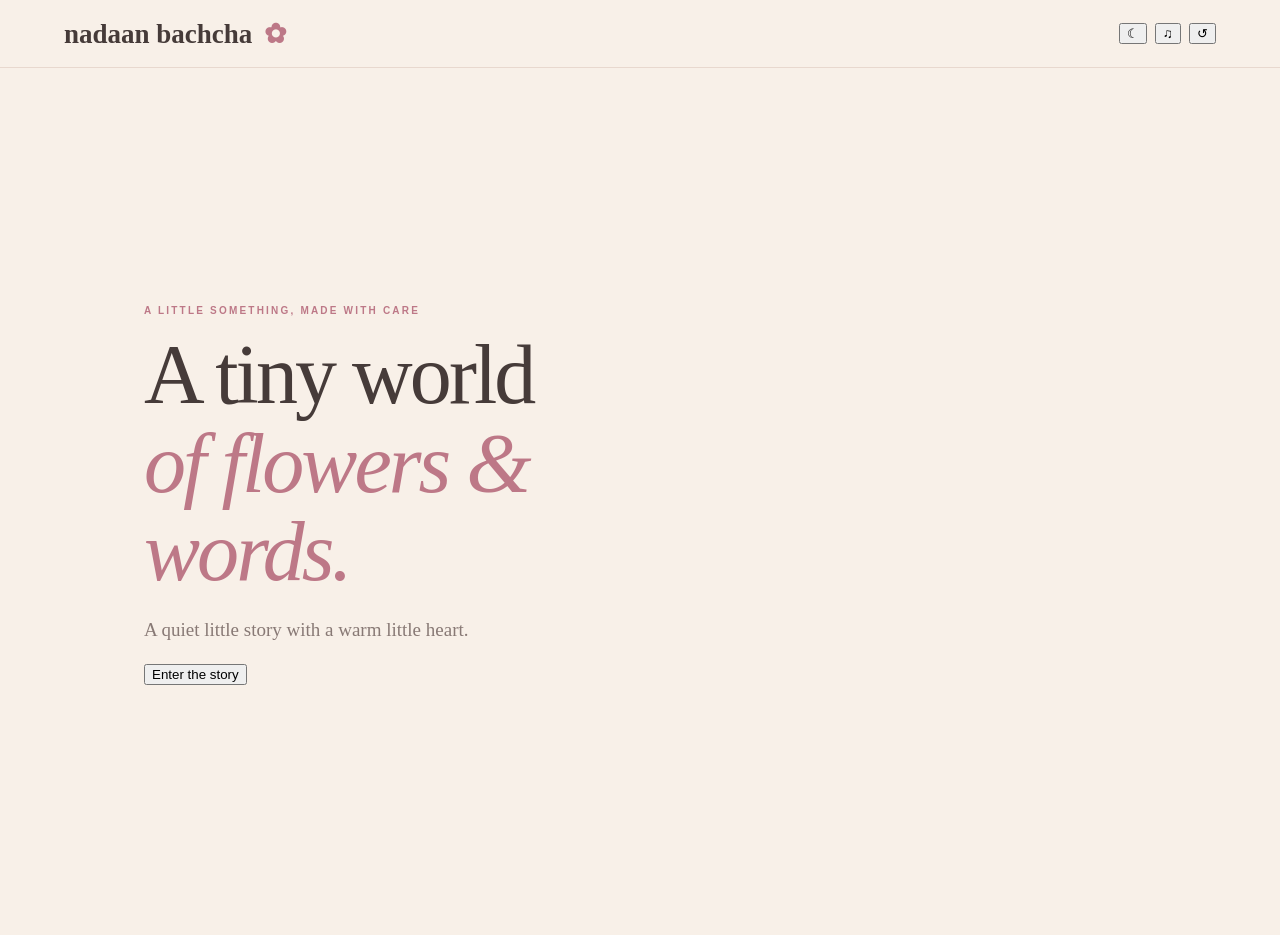
<file: index.html>
<!doctype html>
<html lang="en">
  <head>
    <meta charset="utf-8">
    <meta name="viewport" content="width=device-width,initial-scale=1,viewport-fit=cover">
    <meta name="theme-color" content="#f8f0e8">
    <title>Nadaan Bachcha</title>
    <link rel="stylesheet" href="./static/css/style.css">
    <style>
      html, body { margin: 0; min-height: 100%; }
      body { background: #f8f0e8; }
      #app { min-height: 100vh; }
    </style>
  </head>
  <body>
    <div id="app"></div>
    <script>
      fetch('./templates/site.html')
        .then((response) => {
          if (!response.ok) throw new Error('Template not found');
          return response.text();
        })
        .then((html) => {
          document.getElementById('app').innerHTML = html;
        })
        .catch((error) => {
          document.getElementById('app').innerHTML = '<main style="padding:2rem;font-family:sans-serif;color:#463b39;">Unable to load the site template.</main>';
          console.error(error);
        });
    </script>
  </body>
</html>
</file>
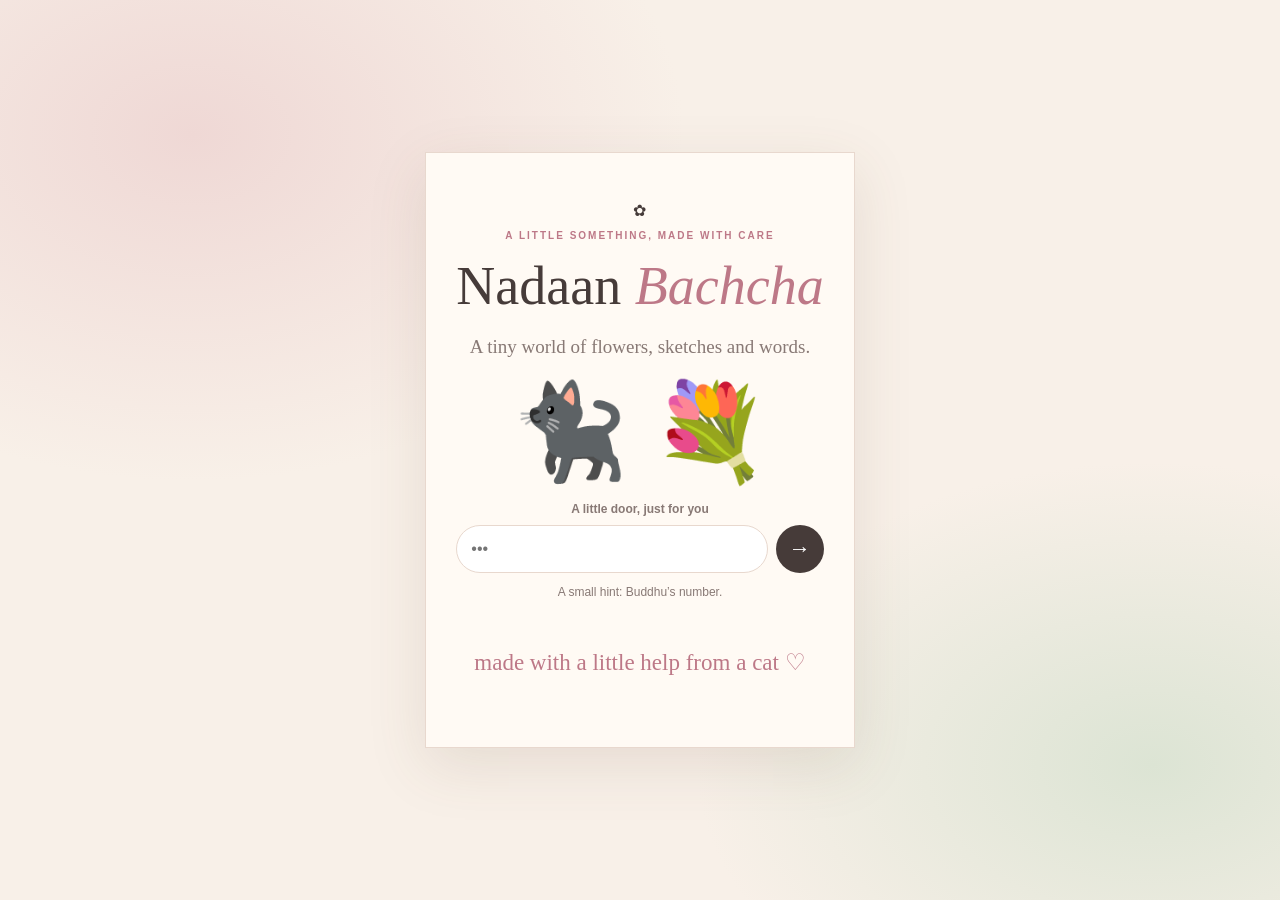
<file: templates/login.html>
<!doctype html>
<html lang="en"><head><meta charset="utf-8"><meta name="viewport" content="width=device-width,initial-scale=1"><meta name="robots" content="noindex,nofollow"><meta name="theme-color" content="#f8f0e8"><title>Nadaan Bachcha · A little door</title><style>
*{box-sizing:border-box}body{margin:0;min-height:100vh;display:grid;place-items:center;padding:20px;background:radial-gradient(ellipse at 15% 15%,#efd8d5 0,transparent 32%),radial-gradient(ellipse at 90% 85%,#dce4d4 0,transparent 28%),#f8f0e8;color:#463b39;font-family:Georgia,serif}.gate-card{width:min(100%,480px);padding:48px 30px;text-align:center;background:#fffaf4;border:1px solid #e8d8ce;box-shadow:0 18px 55px #694d3920;position:relative}.eyebrow{font:700 10px Arial,sans-serif;letter-spacing:.2em;text-transform:uppercase;color:#bd7887}.gate-card h1{font-size:54px;font-weight:400;margin:14px 0}.gate-card h1 em{color:#bd7887}.gate-sub{font-size:19px;color:#887975}.flower{font-size:32px;color:#bd7887}.cat{font-size:94px;margin:15px}.label{display:block;font:700 12px Arial,sans-serif;color:#887975;margin-bottom:9px}.row{display:flex;gap:8px}.row input{flex:1;min-width:0;border:1px solid #e8d8ce;border-radius:30px;padding:14px;font-size:16px}.row button{width:48px;border:0;border-radius:50%;background:#463b39;color:white;font-size:22px}.hint,.error{font:12px Arial,sans-serif;color:#887975}.error{color:#a13f4c;min-height:15px}.hand{font:23px cursive;color:#bd7887}
</style></head>
<body class="gate-body"><main class="gate-wrap"><div class="gate-card"><div class="tiny-flower">✿</div><p class="eyebrow">a little something, made with care</p><h1>Nadaan <em>Bachcha</em></h1><p class="gate-sub">A tiny world of flowers, sketches and words.</p><div class="cat" aria-hidden="true">🐈‍⬛ 💐</div><form id="gateForm"><label class="label" for="password">A little door, just for you</label><div class="row"><input id="password" name="password" type="password" autocomplete="current-password" placeholder="•••" required><button type="submit" aria-label="Open the door">→</button></div><p class="hint">A small hint: Buddhu’s number.</p><p id="error" class="error" role="alert"></p></form><p class="hand">made with a little help from a cat ♡</p></div></main><script>
const form=document.getElementById('gateForm');form.addEventListener('submit',async e=>{e.preventDefault();const b=form.querySelector('button');b.disabled=true;try{const r=await fetch('/login',{method:'POST',headers:{'Content-Type':'application/x-www-form-urlencoded'},body:new URLSearchParams(new FormData(form))});const data=await r.json();if(data.ok)location.href=data.next;else document.getElementById('error').textContent=data.message||'Please try again.';}catch(_){document.getElementById('error').textContent='Could not open the door. Please try again.';}finally{b.disabled=false;}});
</script></body></html>
</file>
<file: static/css/style.css>
:root{--paper:#f8f0e8;--paper2:#fffaf4;--ink:#463b39;--muted:#887975;--rose:#bd7887;--rose2:#e7bac0;--sage:#879a7a;--line:#e8d8ce;--shadow:0 18px 55px #694d3918;color-scheme:light}*{box-sizing:border-box}html{scroll-behavior:smooth}body{margin:0;background:var(--paper);color:var(--ink);font-family:'DM Sans',sans-serif;min-height:100vh}.paper-grain{position:fixed;inset:0;pointer-events:none;opacity:.16;z-index:0;background-image:radial-gradient(#b99c8c .55px,transparent .55px);background-size:6px 6px}.topbar{height:68px;display:flex;align-items:center;justify-content:space-between;padding:0 clamp(18px,5vw,72px);position:relative;z-index:4;border-bottom:1px solid var(--line);background:#f8f0e8e8;backdrop-filter:blur(10px)}.brand{text-decoration:none;color:var(--ink);font:600 27px 'Caveat',cursive}.brand span{color:var(--rose);padding-left:5px}.top-actions{display:flex;gap:8px;align-items:center}.top-actions form{margin:0}.icon-btn{border:1px solid var(--line);background:var(--paper2);color:var(--ink);width:38px;height:38px;border-radius:50%;font-size:17px;cursor:pointer}.icon-btn:hover,.primary-btn:hover{transform:translateY(-2px)}main{position:relative;z-index:1;max-width:1120px;margin:auto;padding:28px clamp(18px,5vw,68px) 64px}.scene{display:none;position:relative;min-height:calc(100vh - 125px);padding:clamp(24px,5vw,58px) 0 35px;animation:pageIn .65s ease both}.scene.active{display:flex;flex-direction:column;align-items:center;justify-content:center}.eyebrow{font-size:10px;text-transform:uppercase;letter-spacing:.22em;color:var(--rose);font-weight:700;margin:0 0 15px}.scene h2,.cover h1,.gate-card h1{font-family:'Newsreader',serif;font-weight:400;letter-spacing:-.035em;line-height:1.05;text-align:center}.scene h2{font-size:clamp(38px,6vw,60px);margin:0 0 14px}.cover{display:grid!important;grid-template-columns:1fr 1fr;align-items:center;gap:20px;overflow:hidden}.cover-copy{align-self:center;z-index:1}.cover h1{font-size:clamp(48px,7.5vw,84px);text-align:left;margin:0 0 20px}.cover h1 em,.gate-card h1 em{color:var(--rose);font-weight:400}.intro,.scene-lead{color:var(--muted);font:19px 'Newsreader',serif;line-height:1.5}.hand{font:24px 'Caveat',cursive;color:var(--rose);margin:20px 0}.cover-art{position:relative;display:flex;align-items:center;justify-content:center;min-height:410px}.hero-bouquet-cat{width:min(100%,390px);aspect-ratio:1;object-fit:cover;border-radius:48% 48% 45% 45%;box-shadow:var(--shadow);border:9px solid var(--paper2);transform:rotate(2deg)}.orbit-flower{position:absolute;color:var(--rose);font-size:44px;animation:float 5s ease-in-out infinite}.f1{top:6%;left:12%}.f2{right:3%;top:25%;animation-delay:-1.7s}.f3{bottom:8%;left:8%;animation-delay:-3s}.floral-corner{position:absolute;width:135px;right:-24px;bottom:-40px;transform:rotate(-7deg);opacity:.65;border:5px solid var(--paper2);box-shadow:var(--shadow)}.primary-btn{border:0;border-radius:999px;background:var(--ink);color:#fffaf5;padding:14px 23px;font:600 13px 'DM Sans',sans-serif;letter-spacing:.02em;cursor:pointer;transition:transform .2s,background .2s;margin-top:22px}.primary-btn span{padding-left:13px;color:#f0c6cd}.delivery .scene-lead{text-align:center;margin:0 0 16px}.courier-stage{width:min(100%,610px);min-height:310px;display:flex;align-items:center;justify-content:center;gap:20px;position:relative}.courier-gif{width:min(54vw,300px);max-height:300px;object-fit:contain;border-radius:24px;mix-blend-mode:multiply;animation:catEnter 1.2s cubic-bezier(.2,.8,.2,1) both}.speech{max-width:260px;padding:20px 22px;background:var(--paper2);border:1px solid var(--line);border-radius:20px 20px 20px 4px;box-shadow:var(--shadow);font:23px 'Caveat',cursive;color:var(--ink);position:relative;opacity:0;transform:translateY(8px);transition:.5s}.speech.show{opacity:1;transform:none}.delivery-note{max-width:520px;text-align:center;padding:22px 30px;background:var(--paper2);border:1px solid var(--line);box-shadow:var(--shadow);transform:rotate(-1deg);opacity:0;transition:.7s}.delivery-note.show{opacity:1}.delivery-note p:not(.hand){font:20px 'Newsreader',serif;line-height:1.55}.section-intro{text-align:center;max-width:650px}.scrapbook-grid{width:100%;display:grid;grid-template-columns:repeat(3,1fr);gap:clamp(12px,3vw,32px);align-items:center;margin:24px 0 10px}.sketch{margin:0;position:relative;background:#fffdf9;padding:13px 13px 35px;box-shadow:0 12px 28px #49372a20;border:1px solid #e7ddd3;max-width:290px;width:100%}.sketch img{display:block;width:100%;height:280px;object-fit:contain;background:#f7f4ef}.sketch figcaption{text-align:center;font:21px 'Caveat',cursive;color:#78645c;padding-top:9px}.sketch-one{transform:rotate(-4deg);justify-self:end}.sketch-two{transform:rotate(3deg);margin-top:30px}.sketch-three{transform:rotate(-2deg);justify-self:start;margin-top:-12px}.tape{position:absolute;top:-9px;left:40%;width:65px;height:20px;background:#e6c5b4a8;transform:rotate(-5deg);z-index:2}.pressed-flower{font:22px 'Caveat',cursive;color:var(--rose);margin:5px}.pressed-flower span{font-size:19px;padding:0 12px}.letter-paper{position:relative;width:min(100%,650px);padding:clamp(28px,5vw,54px);background:repeating-linear-gradient(to bottom,#fffdf8 0,#fffdf8 34px,#eadfd7 35px);border:1px solid #e7d9ce;box-shadow:var(--shadow);font:21px/1.65 'Newsreader',serif;transform:rotate(-.5deg);margin:20px 0 4px}.letter-paper p{margin:0 0 18px}.letter-greeting{font:30px 'Caveat',cursive;color:var(--rose)}.letter-sign{text-align:right;font:25px 'Caveat',cursive;color:var(--rose);margin-top:25px!important}.letter-stamp{position:absolute;right:24px;top:15px;color:var(--rose);font-size:28px}.small-note{font-size:12px;color:var(--muted);text-align:center}.sher-card{margin:22px 0;padding:28px 35px;background:var(--paper2);border:1px solid var(--line);box-shadow:var(--shadow);width:min(100%,620px);text-align:center;font:27px/1.9 'Newsreader',serif}.sher-card p{margin:0}.roman-lines{width:min(100%,620px);text-align:center;color:var(--muted);margin:4px 0 18px;font:17px 'Newsreader',serif}.roman-lines summary{cursor:pointer;font:14px 'DM Sans',sans-serif}.roman-lines p{margin:8px}.voice-slot{width:min(100%,620px);text-align:center;padding:17px 22px;background:#f2e7df;border:1px dashed #cba9a4;border-radius:15px}.voice-slot p{margin:5px}.voice-slot code{font-size:12px}.ending-flower{font-size:64px;color:var(--rose);animation:float 4s ease-in-out infinite}.ending-message{max-width:520px;text-align:center;font:23px/1.5 'Newsreader',serif;color:var(--muted)}.text-btn{border:0;background:none;color:var(--rose);font:22px 'Caveat',cursive;cursor:pointer;margin-top:25px}.gate-body{min-height:100vh;display:grid;place-items:center;padding:20px;background:radial-gradient(ellipse at 15% 15%,#efd8d5 0,transparent 32%),radial-gradient(ellipse at 90% 85%,#dce4d4 0,transparent 28%),var(--paper)}.gate-wrap{width:min(100%,520px)}.gate-card{background:var(--paper2);border:1px solid var(--line);padding:clamp(24px,6vw,50px);text-align:center;box-shadow:var(--shadow);position:relative;overflow:hidden}.gate-card:before,.gate-card:after{content:'✿　❀　✿';position:absolute;color:#d9a4a8;opacity:.5;font-size:19px}.gate-card:before{top:12px;left:12px}.gate-card:after{bottom:12px;right:12px}.tiny-flower{font-size:32px;color:var(--rose)}.gate-card h1{font-size:56px;margin:0}.gate-sub{font:19px 'Newsreader',serif;color:var(--muted)}.gate-cat{width:min(75%,250px);aspect-ratio:1;object-fit:cover;border-radius:50%;border:7px solid #fff;margin:10px auto 18px;box-shadow:var(--shadow)}#gateForm label{display:block;font-size:12px;font-weight:700;color:var(--muted);margin-bottom:9px}.password-row{display:flex;gap:8px}.password-row input{flex:1;min-width:0;border:1px solid var(--line);background:#fff;padding:14px 17px;border-radius:999px;font:16px 'DM Sans',sans-serif;outline-color:var(--rose)}.password-row button{width:48px;height:48px;border:0;border-radius:50%;background:var(--ink);color:white;font-size:23px;cursor:pointer}.password-row button:disabled{opacity:.6}.hint,.error{font-size:11px;color:var(--muted)}.error{color:#a13f4c;min-height:14px}.gate-card .hand{margin-bottom:0}.dark{--paper:#242322;--paper2:#302d2b;--ink:#f1e8df;--muted:#c0aaa0;--rose:#e4a6b0;--rose2:#bd8991;--sage:#a6b69b;--line:#514743;--shadow:0 18px 55px #0005;color-scheme:dark}.dark .topbar{background:#242322e8}.dark .courier-gif{mix-blend-mode:normal}.dark .sketch img{background:#f7f4ef}.dark .letter-paper{color:#463b39}.dark .voice-slot{background:#3b3230}.dark .floral-corner{opacity:.85}@keyframes pageIn{from{opacity:0;transform:translateY(14px)}to{opacity:1;transform:none}}@keyframes float{0%,100%{transform:translateY(0) rotate(0)}50%{transform:translateY(-12px) rotate(7deg)}}@keyframes catEnter{from{transform:translateX(-90px);opacity:0}to{transform:translateX(0);opacity:1}}@media(max-width:720px){.topbar{height:60px}.cover{grid-template-columns:1fr!important;text-align:center;gap:0}.cover-copy{text-align:center}.cover h1{text-align:center;font-size:clamp(46px,13vw,70px)}.cover-art{min-height:260px;grid-row:2}.hero-bouquet-cat{width:min(75vw,290px)}.cover>.primary-btn{justify-self:center}.floral-corner{width:90px;right:0;bottom:0}.courier-stage{flex-direction:column;gap:8px;min-height:370px}.courier-gif{width:min(70vw,245px);max-height:240px}.speech{max-width:90%;padding:13px 18px;font-size:21px}.scrapbook-grid{grid-template-columns:1fr 1fr;max-width:540px}.sketch{justify-self:center!important;margin:0!important}.sketch img{height:220px}.sketch-three{grid-column:1/-1}.sketch-three img{height:245px}.letter-paper{font-size:18px}.sher-card{font-size:22px;padding:22px 14px}.scene{min-height:calc(100vh - 105px)}}@media(prefers-reduced-motion:reduce){*,*:before,*:after{animation-duration:.01ms!important;animation-iteration-count:1!important;scroll-behavior:auto!important;transition-duration:.01ms!important}}
.line-active{color:var(--rose);text-decoration:underline;text-decoration-color:var(--rose2);text-underline-offset:7px}
.cat-exit{animation:catExit .75s ease-in forwards!important}@keyframes catExit{to{transform:translateX(125vw) rotate(8deg);opacity:0}}
</file>
